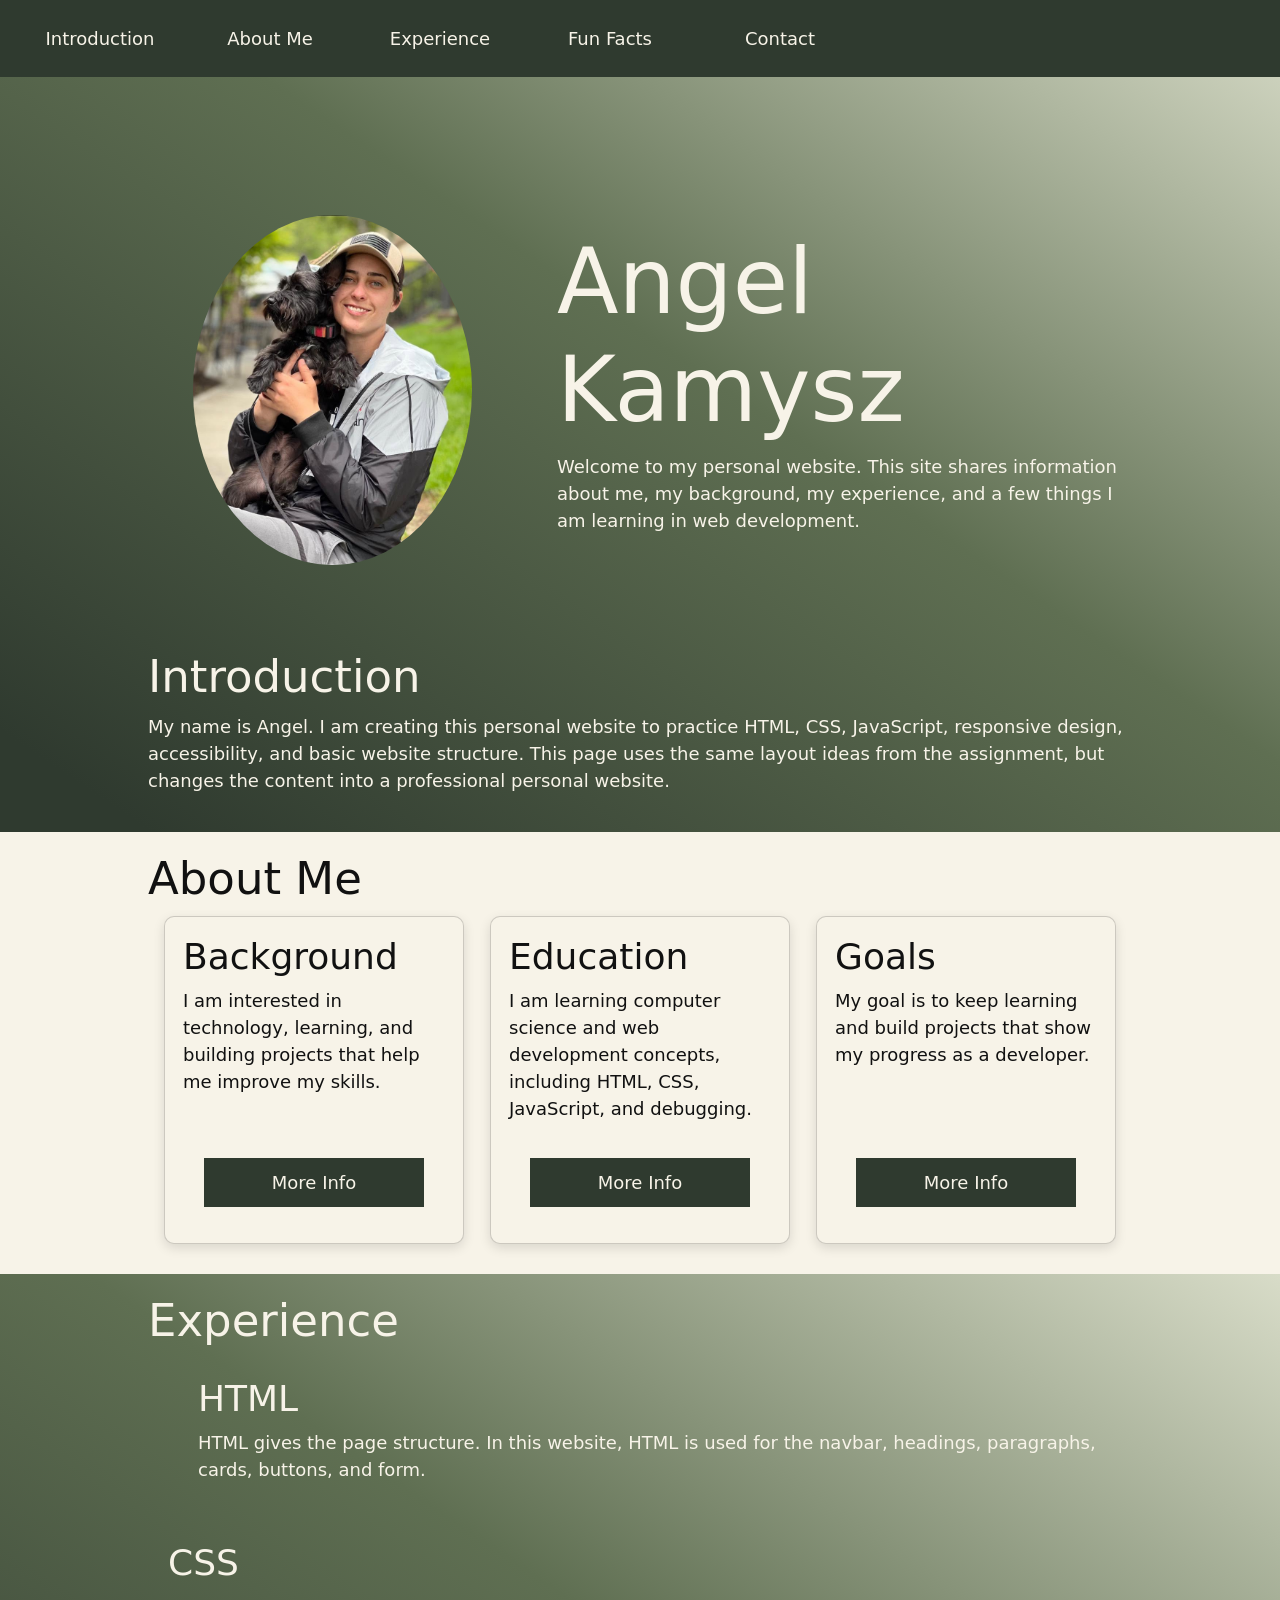
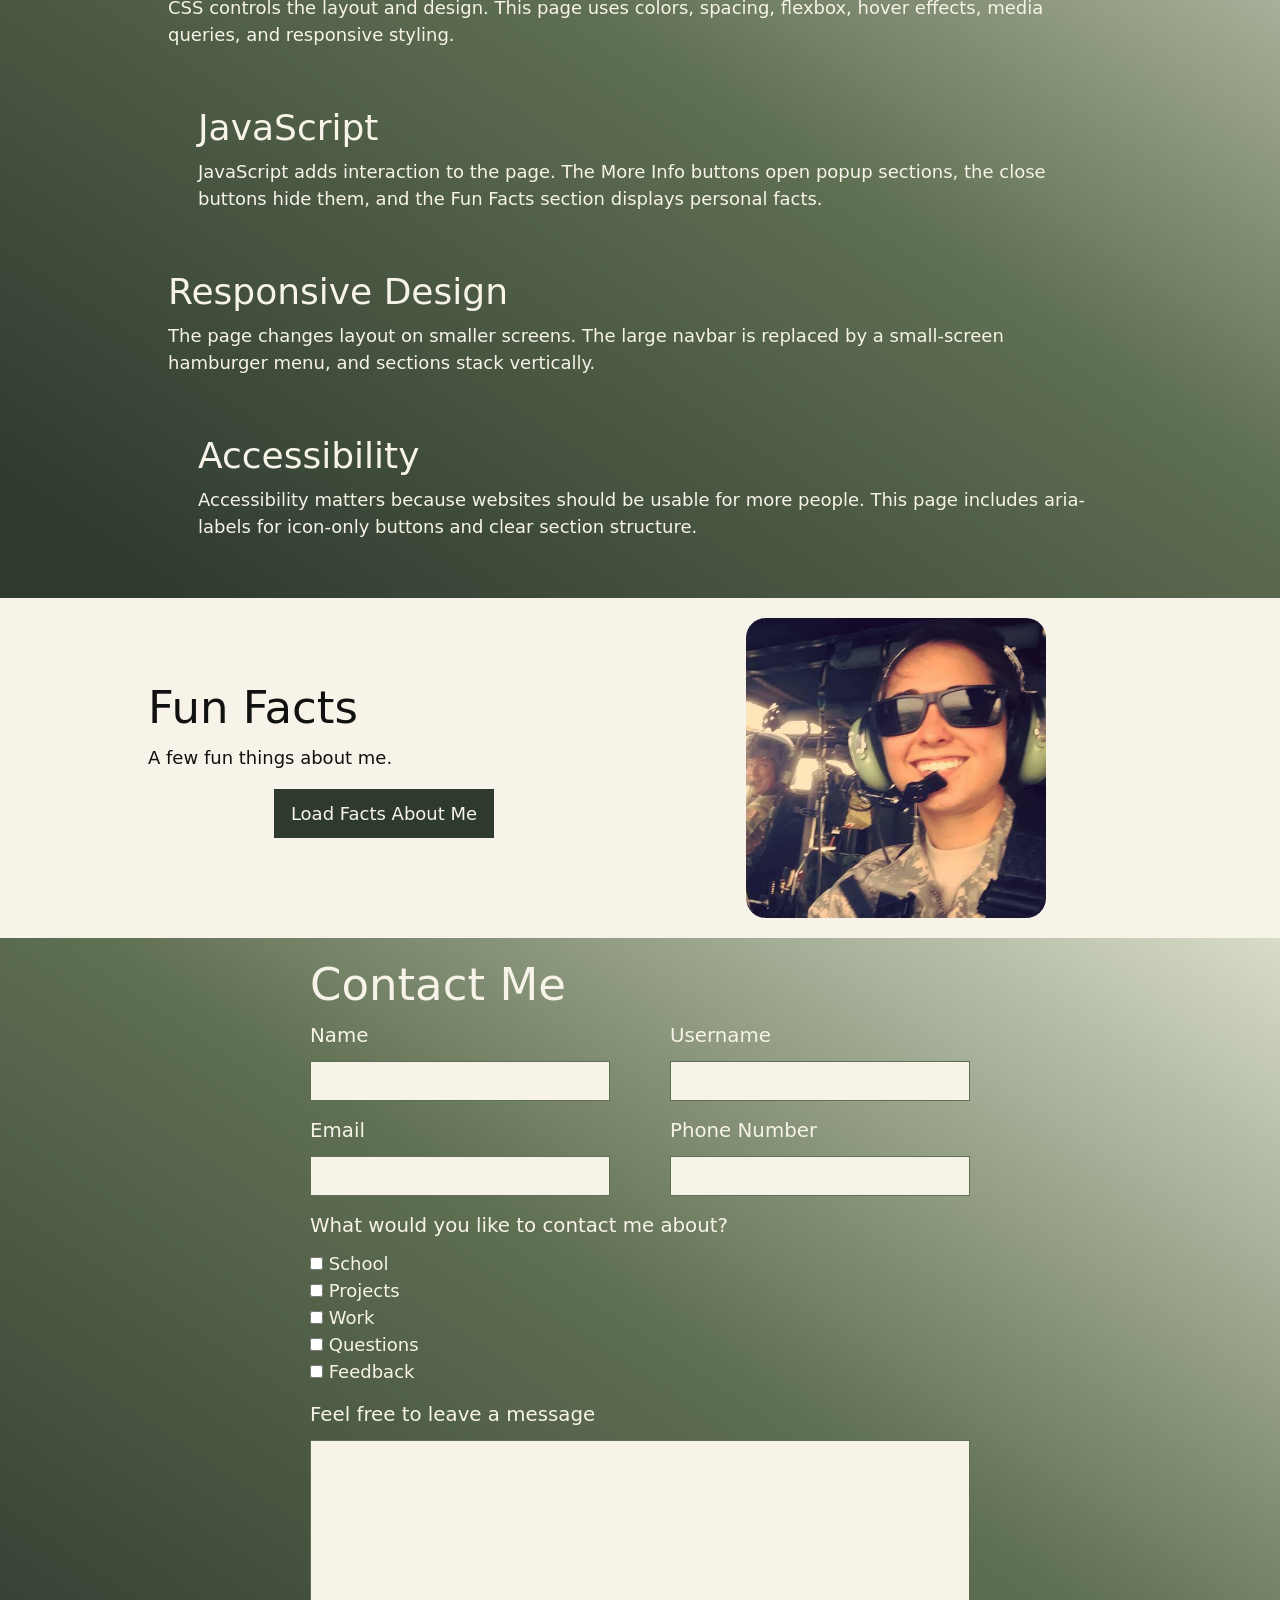
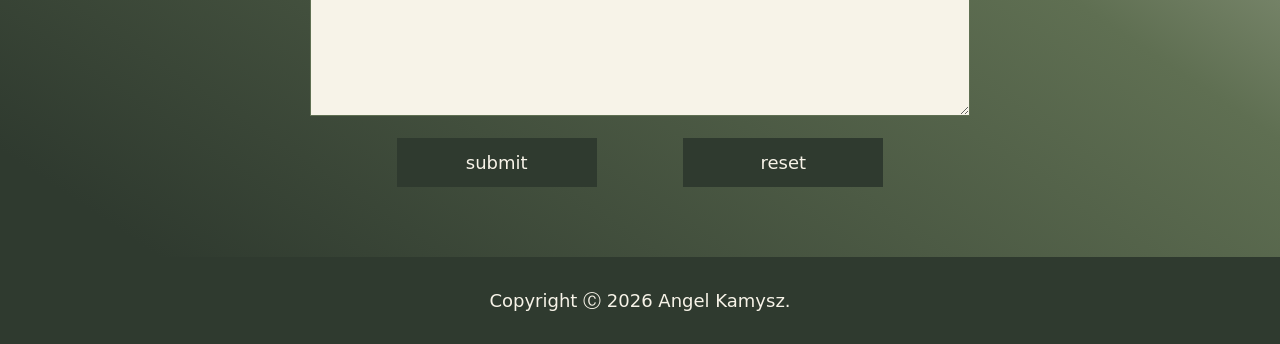
<file: index.html>
<!doctype html>
<html lang="en">
  <head>
    <meta charset="UTF-8" />
    <meta name="viewport" content="width=device-width, initial-scale=1.0" />

    <link rel="preconnect" href="https://fonts.googleapis.com" />
    <link rel="preconnect" href="https://fonts.gstatic.com" crossorigin />

    <link
      rel="stylesheet"
      href="https://cdnjs.cloudflare.com/ajax/libs/font-awesome/6.4.2/css/all.min.css"
      crossorigin="anonymous"
      referrerpolicy="no-referrer"
    />

    <link
      href="https://fonts.googleapis.com/css2?family=Lora&family=Noto+Sans:ital,wght@0,300;0,500;1,200;1,400&family=Poppins:wght@100;200;300;400&family=Raleway:wght@100;200;300&display=swap"
      rel="stylesheet"
    />

    <link
      href="https://cdn.jsdelivr.net/npm/bootstrap@5.3.3/dist/css/bootstrap.min.css"
      rel="stylesheet"
    />

    <link rel="stylesheet" href="styles.css" />

    <title>Angel Kamysz</title>

    <script
      defer
      src="https://cdn.jsdelivr.net/npm/bootstrap@5.3.3/dist/js/bootstrap.bundle.min.js"
    ></script>

    <script defer src="index.js"></script>
  </head>

  <body>
    <header>
      <nav class="navbar large-screen-navbar">
        <ul class="nav-list">
          <li class="nav-list-item">
            <a href="#Introduction" class="nav-link hover-transition">
              Introduction
            </a>
          </li>

          <li class="nav-list-item">
            <a href="#About" class="nav-link hover-transition">About Me</a>
          </li>

          <li class="nav-list-item">
            <a href="#Experience" class="nav-link hover-transition">
              Experience
            </a>
          </li>

          <li class="nav-list-item">
            <a href="#FunFacts" class="nav-link hover-transition">Fun Facts</a>
          </li>

          <li class="nav-list-item">
            <a href="#Contact" class="nav-link hover-transition">Contact</a>
          </li>
        </ul>
      </nav>

      <nav class="navbar small-screen-navbar">
        <input
          type="checkbox"
          class="navbar-toggle-trigger"
          id="navbar-toggle-trigger"
        />

        <label
          for="navbar-toggle-trigger"
          id="navbar-toggle-expand-button"
          class="navbar-circular-icon-button"
          aria-label="open navbar list"
        >
          <i class="fa-solid fa-bars"></i>
        </label>

        <div
          id="small-screen-navbar-element-container"
          class="small-screen-navbar-element-container"
        >
          <button
            type="button"
            class="navbar-toggle-close-button"
            id="navbar-toggle-close-button"
            aria-label="close navbar list"
          >
            <i class="fa-solid fa-xmark"></i>
          </button>

          <ul class="nav-list">
            <li class="nav-list-item">
              <a href="#Introduction" class="nav-link hover-transition">
                Introduction
              </a>
            </li>

            <li class="nav-list-item">
              <a href="#About" class="nav-link hover-transition">About Me</a>
            </li>

            <li class="nav-list-item">
              <a href="#Experience" class="nav-link hover-transition">
                Experience
              </a>
            </li>

            <li class="nav-list-item">
              <a href="#FunFacts" class="nav-link hover-transition">
                Fun Facts
              </a>
            </li>

            <li class="nav-list-item">
              <a href="#Contact" class="nav-link hover-transition">Contact</a>
            </li>
          </ul>
        </div>
      </nav>
    </header>

    <div class="dark-background-container section-below-navbar">
      <div
        class="hero-content space-evenly-distributed-row-container vertically-stacked-mid-screen-container content-container"
      >
        <div class="landing-image"></div>

        <div class="landing-text-container">
          <h1 class="heading-1">Angel Kamysz</h1>
          <p>
            Welcome to my personal website. This site shares information about
            me, my background, my experience, and a few things I am learning in
            web development.
          </p>
        </div>
      </div>

      <div id="Introduction" class="content-container">
        <h1>Introduction</h1>
        <p>
          My name is Angel. I am creating this personal website to practice
          HTML, CSS, JavaScript, responsive design, accessibility, and basic
          website structure. This page uses the same layout ideas from the
          assignment, but changes the content into a professional personal
          website.
        </p>
      </div>
    </div>

    <div id="About" class="content-container">
      <h1 class="clear-margin-bottom">About Me</h1>

      <div
        class="space-evenly-distributed-row-container vertically-stacked-mid-screen-container"
      >
        <div class="card">
          <div>
            <h2 class="clear-margin-top">Background</h2>
            <p>
              I am interested in technology, learning, and building projects
              that help me improve my skills.
            </p>
          </div>

          <a class="more-info-button">More Info</a>
        </div>

        <div class="popup-section-container">
          <div class="popup-section">
            <div class="space-between-distributed-row-container">
              <h3>Background</h3>

              <button
                class="close-popup-button"
                aria-label="close popup window"
                title="close popup window"
              >
                <i class="fa-solid fa-xmark"></i>
              </button>
            </div>

            <p>
              This section gives more information about who I am. I wanted this
              personal website to be simple, organized, and easy to read. I also
              wanted to use what I learned in class, including sections,
              navigation links, buttons, forms, and responsive styling.
            </p>
          </div>
        </div>

        <div class="card">
          <div>
            <h2 class="clear-margin-top">Education</h2>
            <p>
              I am learning computer science and web development concepts,
              including HTML, CSS, JavaScript, and debugging.
            </p>
          </div>

          <a class="more-info-button">More Info</a>
        </div>

        <div class="popup-section-container">
          <div class="popup-section">
            <div class="space-between-distributed-row-container">
              <h3>Education</h3>

              <button
                class="close-popup-button"
                aria-label="close popup window"
                title="close popup window"
              >
                <i class="fa-solid fa-xmark"></i>
              </button>
            </div>

            <p>
              This project shows practice with a complete webpage. It includes a
              navbar, a landing section, cards, JavaScript popups, responsive
              design, and a contact form.
            </p>
          </div>
        </div>

        <div class="card">
          <div>
            <h2 class="clear-margin-top">Goals</h2>
            <p>
              My goal is to keep learning and build projects that show my
              progress as a developer.
            </p>
          </div>

          <a class="more-info-button">More Info</a>
        </div>

        <div class="popup-section-container">
          <div class="popup-section">
            <div class="space-between-distributed-row-container">
              <h3>Goals</h3>

              <button
                class="close-popup-button"
                aria-label="close popup window"
                title="close popup window"
              >
                <i class="fa-solid fa-xmark"></i>
              </button>
            </div>

            <p>
              I want to continue improving my coding skills and become more
              comfortable creating websites that are functional, responsive, and
              accessible.
            </p>
          </div>
        </div>
      </div>
    </div>

    <div class="dark-background-container">
      <div id="Experience" class="content-container">
        <h1>Experience</h1>

        <div class="space-between-distributed-row-container content-container">
          <div class="characteristics-text-margin-left">
            <h2>HTML</h2>
            <p>
              HTML gives the page structure. In this website, HTML is used for
              the navbar, headings, paragraphs, cards, buttons, and form.
            </p>
          </div>
        </div>

        <div class="space-between-distributed-row-container content-container">
          <div class="characteristics-text-margin-right">
            <h2>CSS</h2>
            <p>
              CSS controls the layout and design. This page uses colors,
              spacing, flexbox, hover effects, media queries, and responsive
              styling.
            </p>
          </div>
        </div>

        <div class="space-between-distributed-row-container content-container">
          <div class="characteristics-text-margin-left">
            <h2>JavaScript</h2>
            <p>
              JavaScript adds interaction to the page. The More Info buttons
              open popup sections, the close buttons hide them, and the Fun
              Facts section displays personal facts.
            </p>
          </div>
        </div>

        <div class="space-between-distributed-row-container content-container">
          <div class="characteristics-text-margin-right">
            <h2>Responsive Design</h2>
            <p>
              The page changes layout on smaller screens. The large navbar is
              replaced by a small-screen hamburger menu, and sections stack
              vertically.
            </p>
          </div>
        </div>

        <div class="space-between-distributed-row-container content-container">
          <div class="characteristics-text-margin-left">
            <h2>Accessibility</h2>
            <p>
              Accessibility matters because websites should be usable for more
              people. This page includes aria-labels for icon-only buttons and
              clear section structure.
            </p>
          </div>
        </div>
      </div>
    </div>

    <div id="FunFacts" class="content-container fun-facts-section">
      <div class="fun-facts-text">
        <h1>Fun Facts</h1>
        <p>A few fun things about me.</p>

        <div id="personal-facts-list"></div>

        <a class="load-personal-facts-button">Load Facts About Me</a>
      </div>

      <div class="fun-facts-image-container">
        <img
          src="./images/fun-facts.jpg"
          alt="A personal photo for the fun facts section"
          class="fun-facts-image"
        />
      </div>
    </div>

    <div class="dark-background-container">
      <form id="Contact" class="content-container form">
        <h1>Contact Me</h1>

        <div
          class="space-between-distributed-row-container vertically-stacked-sm-screen-container"
        >
          <p class="label-input-group form-element-container">
            <label class="form-label" for="name">Name</label>
            <input class="form-input-box" type="text" id="name" name="name" />
          </p>

          <p class="label-input-group form-element-container">
            <label class="form-label" for="username">Username</label>
            <input
              class="form-input-box"
              type="text"
              id="username"
              name="username"
            />
          </p>
        </div>

        <div
          class="space-between-distributed-row-container vertically-stacked-sm-screen-container"
        >
          <p class="label-input-group form-element-container">
            <label class="form-label" for="email">Email</label>
            <input
              class="form-input-box"
              type="email"
              id="email"
              name="email"
            />
          </p>

          <p class="label-input-group form-element-container">
            <label class="form-label" for="phone-number">Phone Number</label>
            <input
              class="form-input-box"
              type="tel"
              id="phone-number"
              name="phone-number"
            />
          </p>
        </div>

        <div class="form-fieldset form-element-container">
          <p class="form-label">What would you like to contact me about?</p>

          <div>
            <input type="checkbox" id="school" name="topic1" value="school" />
            <label for="school">School</label>
          </div>

          <div>
            <input
              type="checkbox"
              id="projects"
              name="topic2"
              value="projects"
            />
            <label for="projects">Projects</label>
          </div>

          <div>
            <input type="checkbox" id="work" name="topic3" value="work" />
            <label for="work">Work</label>
          </div>

          <div>
            <input
              type="checkbox"
              id="questions"
              name="topic4"
              value="questions"
            />
            <label for="questions">Questions</label>
          </div>

          <div>
            <input
              type="checkbox"
              id="feedback"
              name="topic5"
              value="feedback"
            />
            <label for="feedback">Feedback</label>
          </div>
        </div>

        <label class="form-label" for="message">
          Feel free to leave a message
        </label>

        <textarea
          class="form-textarea form-element-container"
          name="message"
          id="message"
          cols="30"
          rows="10"
        ></textarea>

        <div
          class="space-evenly-distributed-row-container form-buttons-container"
        >
          <input class="form-button" type="submit" value="submit" />
          <input class="form-button" type="reset" value="reset" />
        </div>
      </form>
    </div>

    <footer class="footer">Copyright Ⓒ 2026 Angel Kamysz.</footer>
  </body>
</html>
</file>
<file: styles.css>
:root {
  /* --darker-blue: rgb(7, 2, 82);
  --darker-blue-transparent: rgba(62, 50, 233, 0.527);
  --dark-blue: rgb(66, 56, 214);
  --blue: rgb(25, 5, 177);
  --light-blue: rgb(190, 182, 249);
  --purple: rgba(124, 51, 185, 1);
  --white: rgb(255, 255, 255);
  --transparent: rgba(0, 0, 0, 0);
  --light-gray: rgb(206, 194, 194);
  --darker-blue-even-transparent: rgba(13, 6, 102, 0.692); */

  --cream: #f7f3e8;
  --olive-dark: #2f3a2f;
  --olive-medium: #5f6f52;
  --olive-light: #d8dcc8;
  --black-text: #111111;
}

html {
  box-sizing: border-box;
  font-size: 18px;
  font-family: 'Noto Sans', sans-serif;
  scroll-padding-top: 60px;
}

body {
  margin: 0;
  padding: 0;
  background-color: var(--cream);
  color: var(--black-text);
}

.dark-background-container {
  background: linear-gradient(
    34deg,
    var(--olive-dark) 6%,
    var(--olive-medium) 55%,
    var(--olive-light) 100%
  );
  color: var(--cream);
}

.content-container {
  padding: 20px;
  max-width: 1024px;
  margin: auto;
}

.space-evenly-distributed-row-container {
  display: flex;
  justify-content: space-evenly;
}

.space-between-distributed-row-container {
  display: flex;
  justify-content: space-between;
}

.display-none {
  display: none;
}

.more-info-button,
.load-personal-facts-button {
  text-align: center;
  background-color: var(--olive-dark);
  color: var(--cream);
  border: 1px solid var(--olive-dark);
  width: 220px;
  margin: 1rem auto;
  font-family: inherit;
  font-size: 1rem;
  display: block;
  padding: 10px;
  text-decoration: none;
}

.more-info-button:hover,
.load-personal-facts-button:hover {
  background-color: var(--cream);
  color: var(--olive-dark);
  cursor: pointer;
  transition: 0.25s;
}

.navbar {
  position: fixed;
  width: 100%;
  padding: 15px;
  background-color: var(--olive-dark);
  box-sizing: border-box;
  z-index: 10;
}

.navbar-circular-icon-button,
.navbar-toggle-close-button {
  font-size: 1.5rem;
  color: var(--white);
  display: flex;
  justify-content: center;
  align-items: center;
  border-radius: 50%;
  width: 60px;
  height: 60px;
  background-color: transparent;
  border: none;
}

.navbar-toggle-close-button {
  margin: auto;
}

.navbar-circular-icon-button:hover,
.navbar-toggle-close-button:hover {
  background-color: var(--light-gray);
  color: var(--darker-blue);
  cursor: pointer;
  transition: 0.25s;
}

.close-popup-button {
  font-size: 2rem;
  background-color: var(--transparent);
  display: flex;
  justify-content: center;
  align-items: center;
  border-radius: 50%;
  width: 60px;
  height: 60px;
  border: none;
}

.close-popup-button:hover {
  color: var(--darker-blue);
  background-color: var(--darker-blue-even-transparent);
  cursor: pointer;
}

.form-button {
  width: 200px;
  background-color: var(--light-blue);
  color: black;
  border: 1px solid var(--light-blue);
  font-family: inherit;
  font-size: 1rem;
  display: block;
  padding: 10px;
  margin-bottom: 20px;
}

.form-button:hover {
  background-color: var(--darker-blue);
  color: var(--white);
  border: 1px solid var(--darker-blue);
  cursor: pointer;
  transition: 0.25s;
}

.navbar {
  position: fixed;
  width: 100%;
  padding: 15px;
  background-color: var(--darker-blue);
  box-sizing: border-box;
  z-index: 10;
}

.navbar-toggle-trigger {
  display: none;
}

.navbar-toggle-trigger:checked ~ .small-screen-navbar-element-container {
  display: block;
}

.nav-list {
  padding: 0;
  margin: 0;
  list-style-type: none;
  display: flex;
  justify-content: center;
}

.nav-list-item {
  display: block;
  padding: 10px;
  width: 170px;
  text-align: center;
  border: 2px solid var(--transparent);
}

.nav-list-item:hover {
  border: 2px solid var(--cream);
  border-radius: 20px;
  cursor: pointer;
}

.nav-link {
  text-decoration: none;
  color: var(--cream);
}

.small-screen-navbar {
  display: none;
}

.small-screen-navbar-element-container {
  display: none;
}

.landing-text-container {
  max-width: 575px;
}

.heading-1 {
  font-size: 5rem;
}

.section-below-navbar {
  padding-top: 150px;
  min-height: calc(100vh - 150px);
}

.card {
  width: 300px;
  border-radius: 10px;
  padding: 18px;
  margin: 10px;
  display: flex;
  flex-direction: column;
  justify-content: space-between;
  background-color: var(--cream);
  color: var(--black-text);
  box-shadow: 0 4px 12px rgba(0, 0, 0, 0.12);
}

.clear-margin-top {
  margin-top: 0;
}

.clear-margin-bottom {
  margin-bottom: 0;
}

.popup-section-container {
  display: none;
  position: fixed;
  width: 100%;
  height: 100%;
  top: 0;
  left: 0;
  background-color: var(--darker-blue-transparent);
  z-index: 20;
}

.popup-section {
  background-color: var(--cream);
  color: var(--black-text);
  max-width: 846px;
  max-height: 70vh;
  overflow-y: scroll;
  margin: 150px auto;
  padding: 30px;
  border-radius: 12px;
}

.characteristics-text-margin-left {
  margin-left: 30px;
}

.characteristics-text-margin-right {
  margin-right: 30px;
}

.personal-fact-list-item {
  background-color: var(--light-gray);
  color: var(--black-text);
  padding: 15px;
  border-left: 6px solid var(--olive-dark);
  margin: 12px 0;
  border-radius: 5px;
}

.form {
  width: 700px;
  margin: auto;
}

.form-button {
  width: 200px;
  background-color: var(--olive-dark);
  color: var(--cream);
  border: 1px solid var(--olive-dark);
  font-family: inherit;
  font-size: 1rem;
  display: block;
  padding: 10px;
  margin-bottom: 20px;
}

.form-button:hover {
  background-color: var(--cream);
  color: var(--olive-dark);
  border: 1px solid var(--olive-dark);
  cursor: pointer;
  transition: 0.25s;
}

.form-label {
  display: block;
  margin-bottom: 10px;
  font-size: 1.1rem;
}

.form-input-box {
  width: 300px;
  height: 40px;
  font-size: inherit;
  font-family: inherit;
}

.form-input-box,
.form-textarea {
  border: 1px solid var(--olive-medium);
  background-color: var(--cream);
  color: var(--black-text);
}

.form-fieldset {
  padding: 0;
  margin: 0;
  border: none;
}

.form-element-container {
  margin-bottom: 15px;
}

.form-buttons-container {
  padding-bottom: 30px;
}

.form-textarea {
  width: 100%;
  font-size: inherit;
  font-family: inherit;
}

.footer {
  background-color: var(--olive-dark);
  color: var(--cream);
  padding: 30px;
  text-align: center;
}
@media screen and (max-width: 1023px) {
  .vertically-stacked-mid-screen-container {
    flex-direction: column;
  }

  html {
    scroll-padding-top: 320px;
  }

  .nav-list {
    flex-direction: column;
    align-items: center;
  }

  .small-screen-navbar {
    display: block;
  }

  .large-screen-navbar {
    display: none;
  }

  .landing-text-container {
    max-width: unset;
  }

  .heading-1 {
    text-align: center;
  }

  .card {
    width: unset;
    border-radius: 3px;
    padding: 10px;
  }

  .popup-section {
    background-color: var(--white);
    margin: 150px 30px;
  }

  .vertically-stacked-mid-screen-container {
    flex-direction: column;
  }

  .landing-image {
    margin: 20px auto;
  }

  .landing-text-container {
    max-width: unset;
    margin-left: 0;
    text-align: center;
  }

  .heading-1 {
    text-align: center;
  }
}

@media screen and (max-width: 767px) {
  .vertically-stacked-sm-screen-container {
    flex-direction: column;
  }

  .heading-1 {
    font-size: 4rem;
  }

  .characteristics-text-margin-left {
    margin-left: 0;
  }

  .characteristics-text-margin-right {
    margin-right: 0;
  }

  .form {
    width: unset;
  }

  .label-input-group {
    display: flex;
    justify-content: space-between;
  }

  .fun-facts-section {
    flex-direction: column;
    text-align: center;
  }

  .fun-facts-image {
    width: 250px;
    height: 250px;
  }
}

@media screen and (max-width: 600px) {
  .label-input-group {
    flex-direction: column;
  }

  .form-input-box {
    width: 100%;
  }

  .form-button {
    width: 180px;
  }
}

.hero-content {
  align-items: center;
}

.landing-image {
  width: 350px;
  height: 350px;
  margin: 45px;
  border-radius: 50%;
  display: block;
  background-color: var(--light-blue);

  background-image: url('./images/profile.jpg');
  background-position: center 35%;
  background-size: cover;
  background-repeat: no-repeat;
}

.landing-text-container {
  max-width: 575px;
  margin-left: 40px;
}

.fun-facts-section {
  display: flex;
  align-items: center;
  justify-content: space-between;
  gap: 40px;
}

.fun-facts-text {
  flex: 1;
}

.fun-facts-image-container {
  flex: 1;
  display: flex;
  justify-content: center;
}

.fun-facts-image {
  width: 300px;
  height: 300px;
  border-radius: 20px;
  object-fit: cover;
  object-position: right center;
}
.large-screen-navbar,
.small-screen-navbar,
.navbar {
  background-color: var(--olive-dark) !important;
}
</file>
